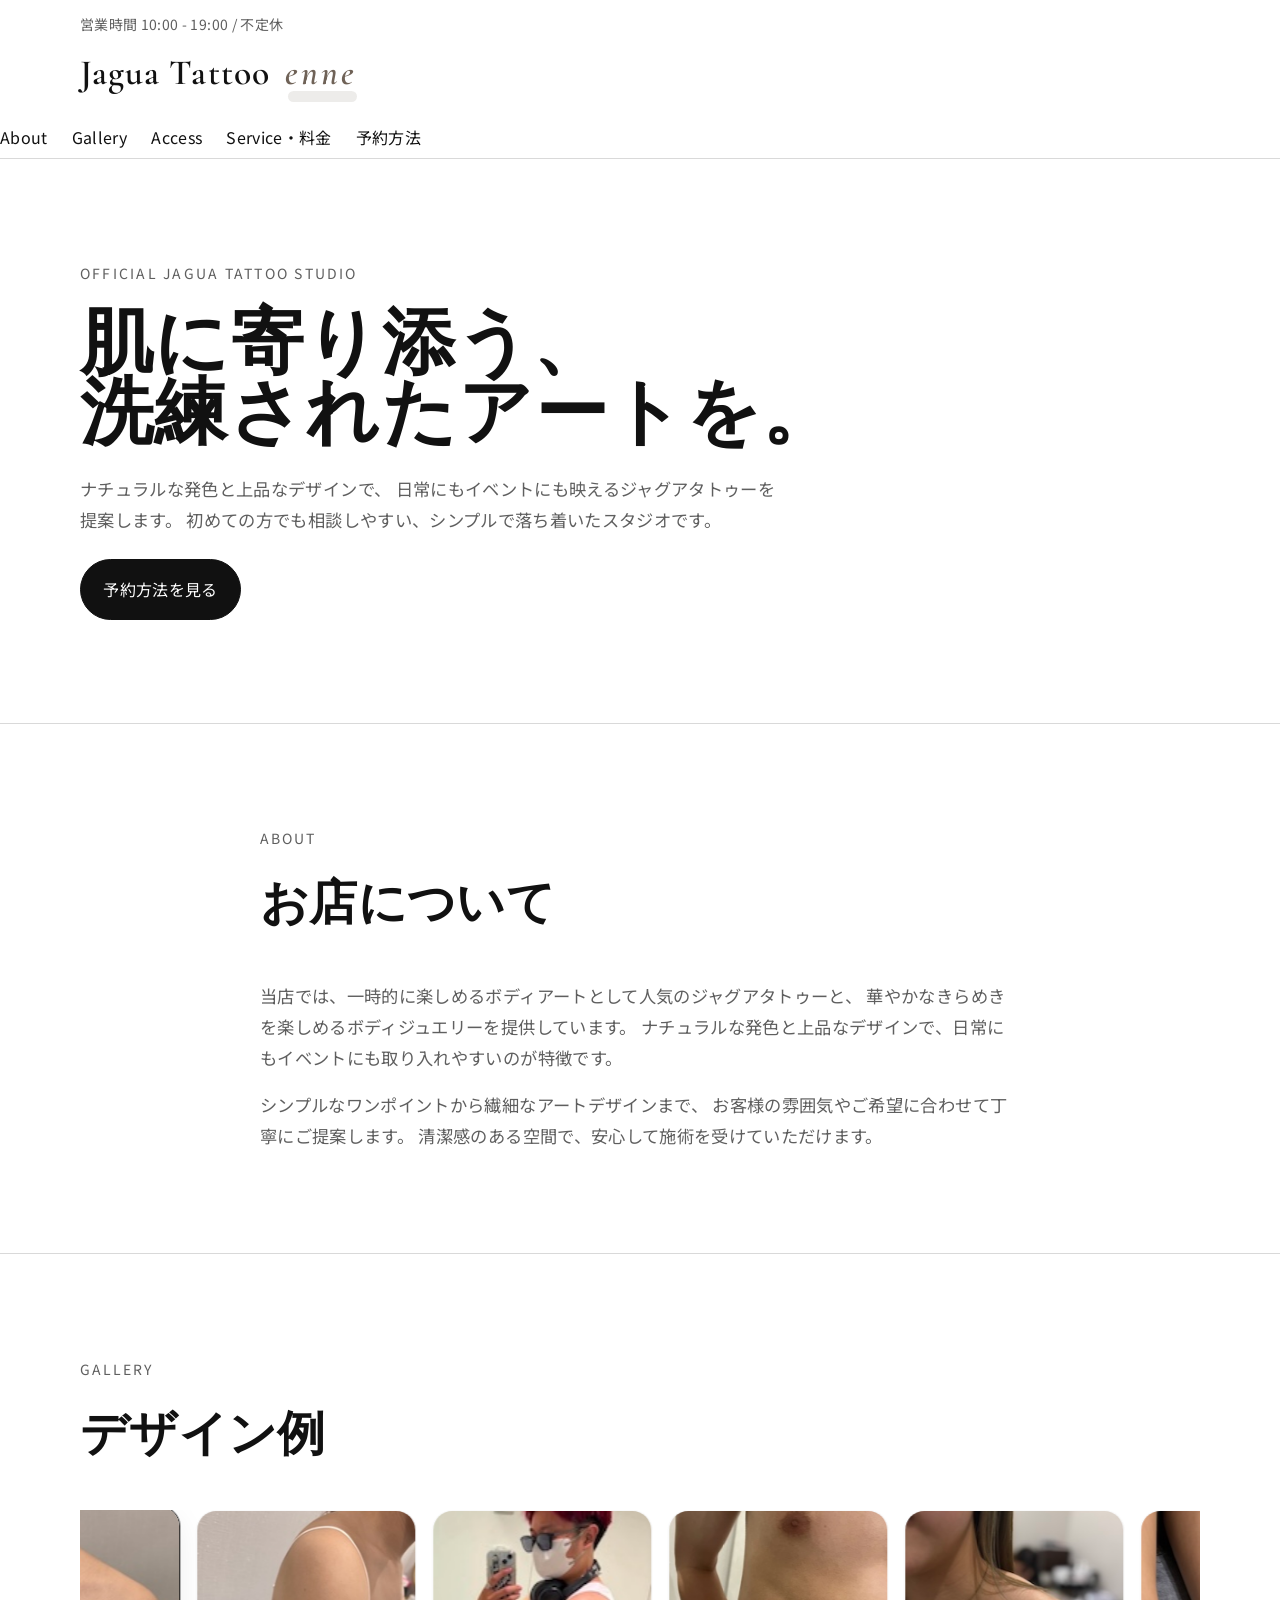
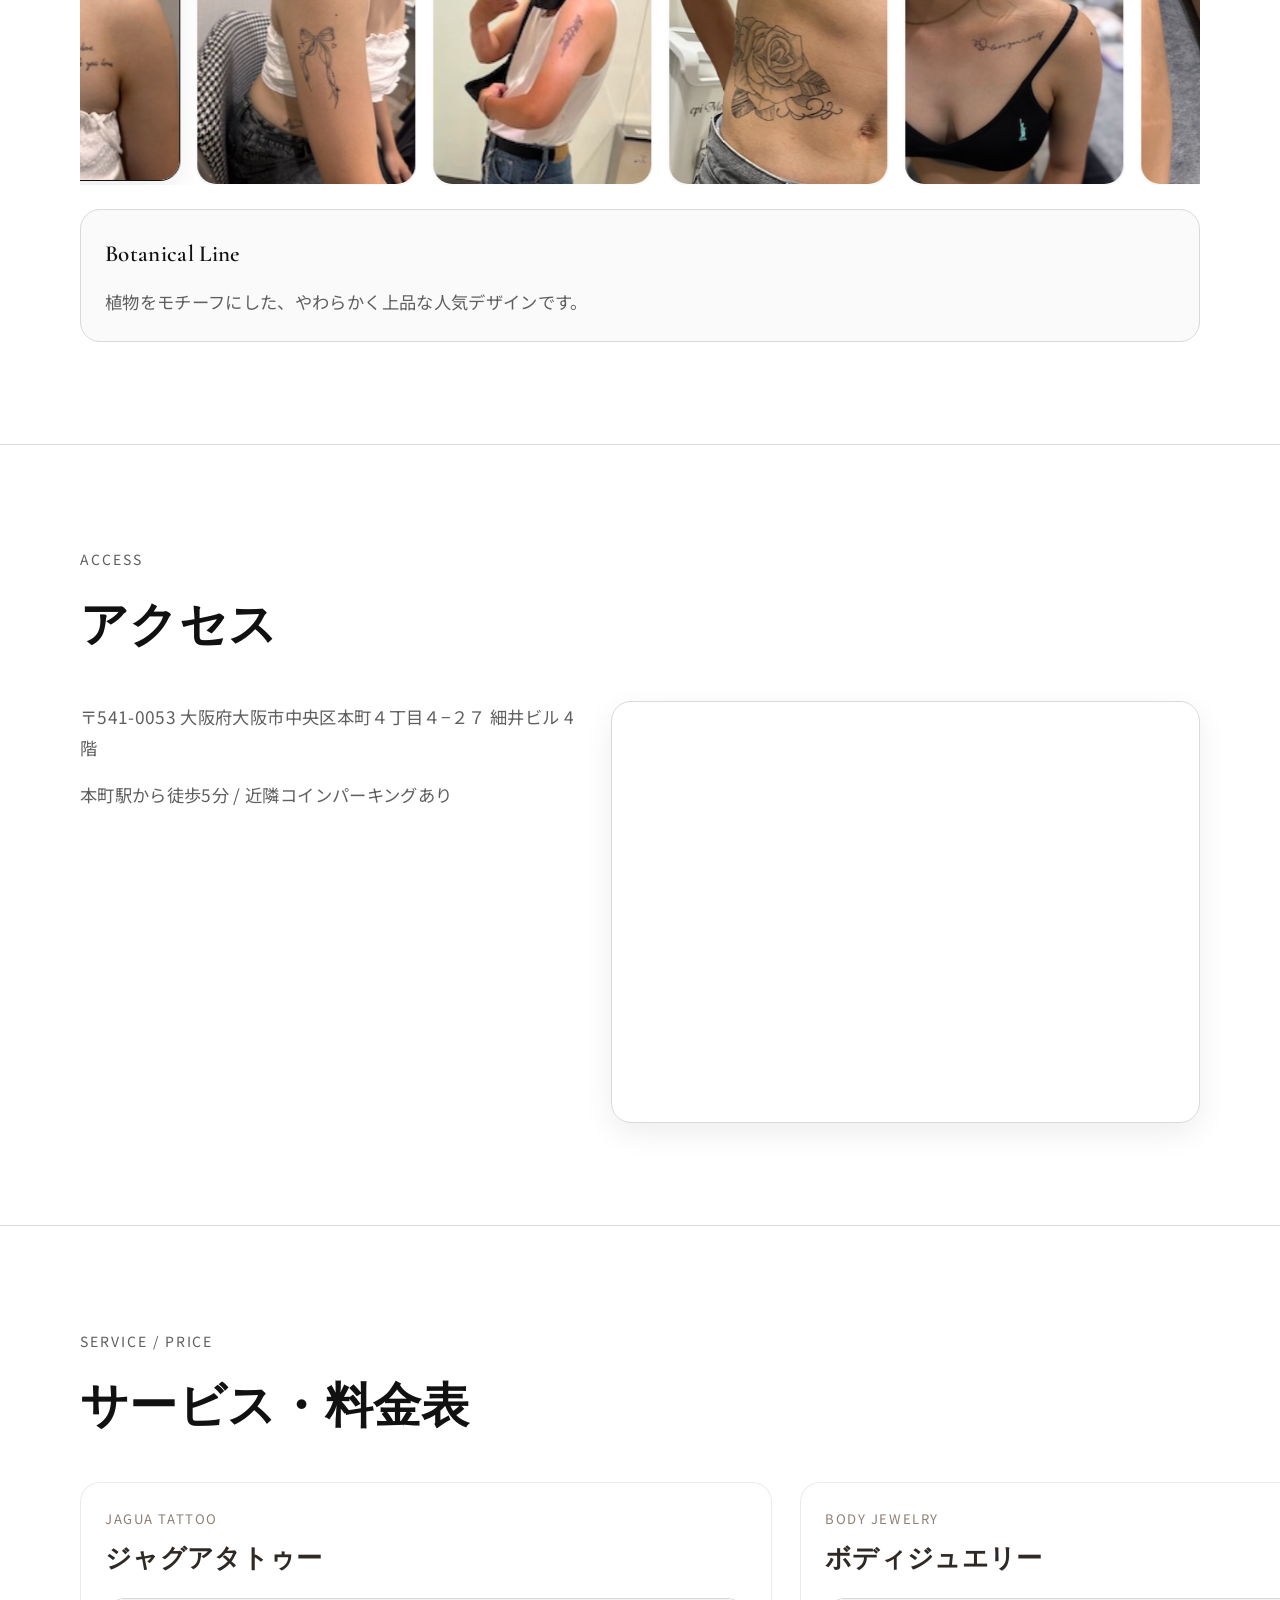
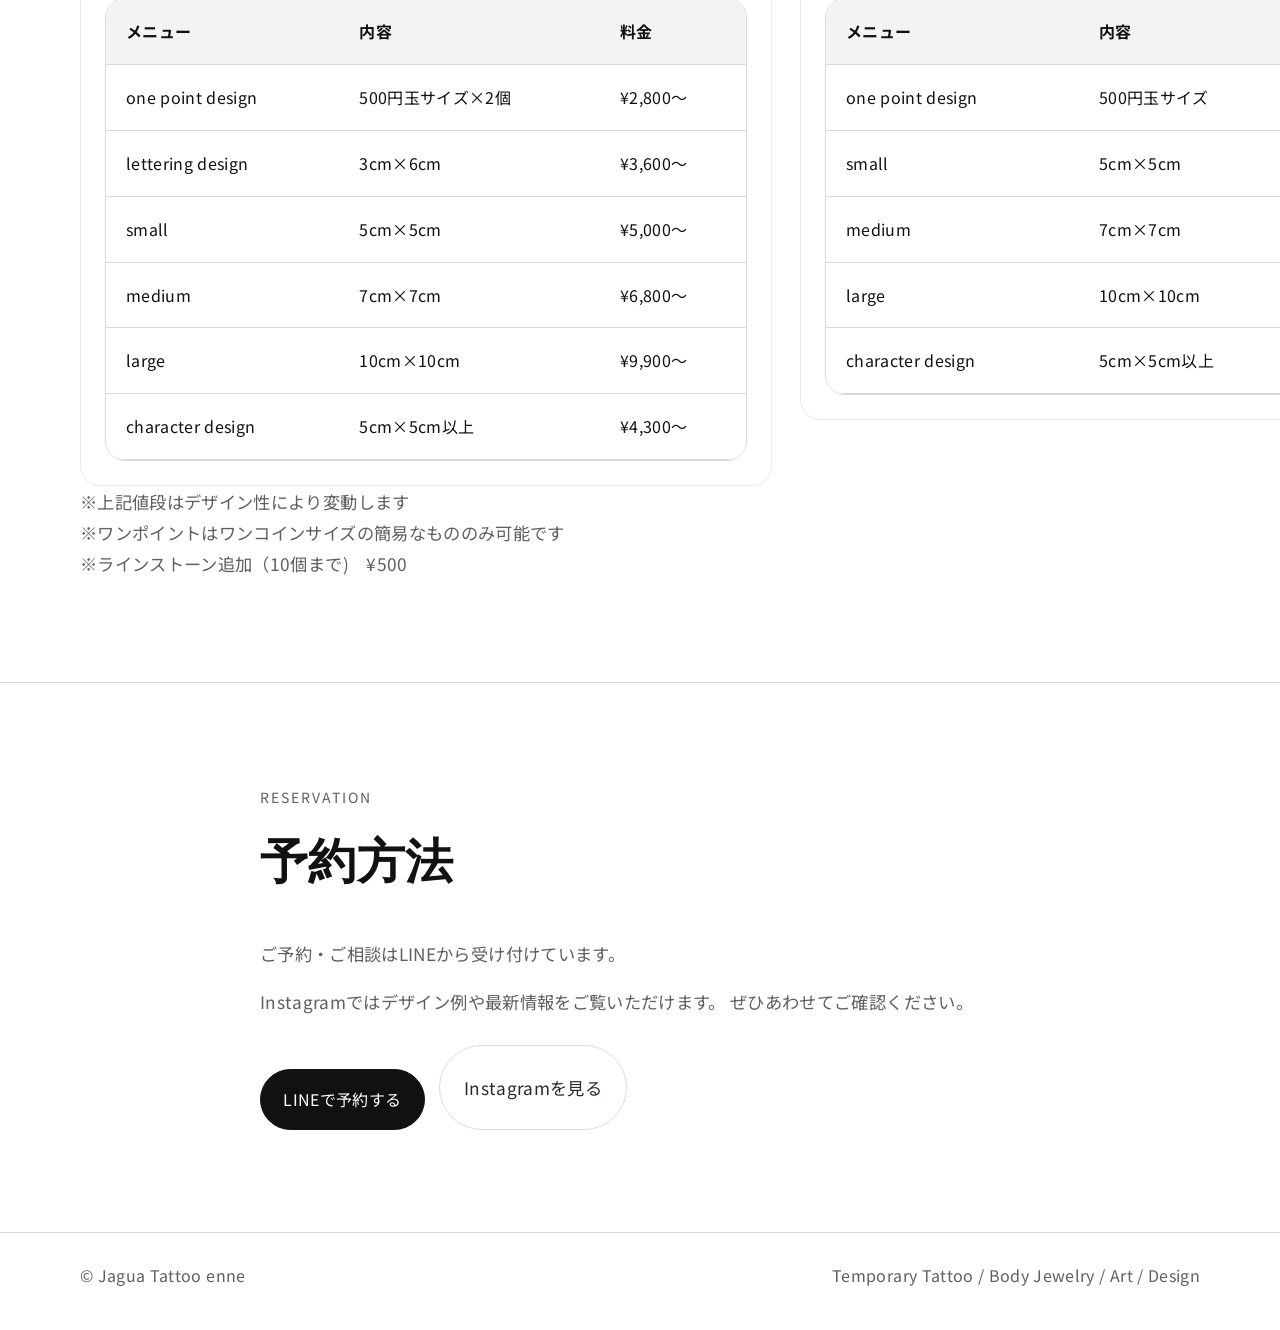
<file: index.html>
<!DOCTYPE html>
<html lang="ja">
<head>
  <meta charset="UTF-8" />
  <meta name="viewport" content="width=device-width, initial-scale=1.0" />
  <title>Jagua Tattoo enne | Official</title>
  <meta
    name="description"
    content="ジャグアタトゥーとボディジュエリーを紹介する、見やすく洗練されたレスポンシブWebサイトです。"
  />

  <link rel="preconnect" href="https://fonts.googleapis.com" />
  <link rel="preconnect" href="https://fonts.gstatic.com" crossorigin />
  <link
    href="https://fonts.googleapis.com/css2?family=Cormorant+Garamond:wght@500;600;700&family=Noto+Sans+JP:wght@400;500;700&display=swap"
    rel="stylesheet"
  />

  <link rel="stylesheet" href="assets/css/style.css" />
  <script defer src="assets/js/main.js"></script>
</head>
  <!-- Google tag (gtag.js) -->
<script async src="https://www.googletagmanager.com/gtag/js?id=G-FNE4WFN8LF"></script>
<script>
  window.dataLayer = window.dataLayer || [];
  function gtag(){dataLayer.push(arguments);}
  gtag('js', new Date());

  gtag('config', 'G-FNE4WFN8LF');
</script>
<body>
  <a href="#main" class="skip-link">本文へ移動</a>

  <header class="site-header">
    <div class="header-inner">
      <div class="site-brand">
        <p class="site-time">営業時間 10:00 - 19:00 / 不定休</p>
        <h1 class="site-title">
          Jagua Tattoo <span class="site-title-accent">enne</span>
        </h1>
      </div>

      <button
        class="menu-toggle"
        id="menuToggle"
        aria-label="メニューを開く"
        aria-expanded="false"
        aria-controls="siteMenu"
        type="button"
      >
        <span></span>
        <span></span>
        <span></span>
      </button>
    </div>

    <nav class="site-menu" id="siteMenu" aria-label="ページ内メニュー">
      <ul>
        <li><a href="#about">About</a></li>
        <li><a href="#gallery">Gallery</a></li>
        <li><a href="#access">Access</a></li>
        <li><a href="#service">Service・料金</a></li>
        <li><a href="#reserve">予約方法</a></li>
      </ul>
    </nav>
  </header>

  <main id="main">
    <section class="hero section reveal-target">
      <div class="container hero-layout">
        <p class="hero-label">Official Jagua Tattoo Studio</p>
        <h2 class="hero-title">
          肌に寄り添う、<br />
          洗練されたアートを。
        </h2>
        <p class="hero-text">
          ナチュラルな発色と上品なデザインで、
          日常にもイベントにも映えるジャグアタトゥーを提案します。
          初めての方でも相談しやすい、シンプルで落ち着いたスタジオです。
        </p>
        <a href="#reserve" class="button-primary">予約方法を見る</a>
      </div>
    </section>

    <section id="about" class="section section-lined reveal-target">
      <div class="container narrow">
        <div class="section-head">
          <p class="section-label">About</p>
          <h2>お店について</h2>
        </div>

        <div class="text-stack">
          <p>
            当店では、一時的に楽しめるボディアートとして人気のジャグアタトゥーと、
            華やかなきらめきを楽しめるボディジュエリーを提供しています。
            ナチュラルな発色と上品なデザインで、日常にもイベントにも取り入れやすいのが特徴です。
          </p>
          <p>
            シンプルなワンポイントから繊細なアートデザインまで、
            お客様の雰囲気やご希望に合わせて丁寧にご提案します。
            清潔感のある空間で、安心して施術を受けていただけます。
          </p>
        </div>
      </div>
    </section>

    <section id="gallery" class="section section-lined gallery-section">
      <div class="container reveal-target">
        <div class="section-head">
          <p class="section-label">Gallery</p>
          <h2>デザイン例</h2>
        </div>

        <div class="gallery-marquee" id="galleryMarquee">
          <div class="gallery-track" id="galleryTrack">
            <button class="gallery-card is-active" type="button" data-title="Botanical Line" data-desc="植物をモチーフにした、やわらかく上品な人気デザインです。">
              <img src="./assets/images/IMG_2124.JPG" alt="植物モチーフのジャグアタトゥーデザイン" loading="lazy" width="640" height="760" />
            </button>

            <button class="gallery-card" type="button" data-title="Minimal Symbol" data-desc="小さめで取り入れやすい、ミニマルなシンボルデザインです。">
              <img src="./assets/images/IMG_2125.JPG" alt="ミニマルなシンボルのジャグアタトゥーデザイン" loading="lazy" width="640" height="760" />
            </button>

            <button class="gallery-card" type="button" data-title="Flower Accent" data-desc="花を主役にした華やかなデザインで、やさしい印象に仕上がります。">
              <img src="./assets/images/IMG_2126.JPG" alt="花をモチーフにしたジャグアタトゥーデザイン" loading="lazy" width="640" height="760" />
            </button>

            <button class="gallery-card" type="button" data-title="Script Art" data-desc="文字や言葉を活かした、記念日にも人気のスタイルです。">
              <img src="./assets/images/IMG_2127.JPG" alt="文字を使ったジャグアタトゥーデザイン" loading="lazy" width="640" height="760" />
            </button>

            <button class="gallery-card" type="button" data-title="Modern Pattern" data-desc="直線と曲線を組み合わせた、個性のあるモダンなアートです。">
              <img src="./assets/images/IMG_2128.JPG" alt="モダンパターンのジャグアタトゥーデザイン" loading="lazy" width="640" height="760" />
            </button>

            <button class="gallery-card" type="button" data-title="Botanical Line" data-desc="植物をモチーフにした、やわらかく上品な人気デザインです。">
              <img src="./assets/images/IMG_2129.JPG" alt="" loading="lazy" width="640" height="760" />
            </button>

            <button class="gallery-card" type="button" data-title="Minimal Symbol" data-desc="小さめで取り入れやすい、ミニマルなシンボルデザインです。">
              <img src="./assets/images/IMG_2130.JPG" alt="" loading="lazy" width="640" height="760" />
            </button>

            <button class="gallery-card" type="button" data-title="Flower Accent" data-desc="花を主役にした華やかなデザインで、やさしい印象に仕上がります。">
              <img src="./assets/images/IMG_2131.JPG" alt="" loading="lazy" width="640" height="760" />
            </button>

            <button class="gallery-card" type="button" data-title="Script Art" data-desc="文字や言葉を活かした、記念日にも人気のスタイルです。">
              <img src="./assets/images/IMG_2132.JPG" alt="" loading="lazy" width="640" height="760" />
            </button>

            <button class="gallery-card" type="button" data-title="Modern Pattern" data-desc="直線と曲線を組み合わせた、個性のあるモダンなアートです。">
              <img src="./assets/images/IMG_2133.JPG" alt="" loading="lazy" width="640" height="760" />
            </button>

            <button class="gallery-card" type="button" data-title="Botanical Line" data-desc="植物をモチーフにした、やわらかく上品な人気デザインです。">
              <img src="./assets/images/IMG_2134.JPG" alt="植物モチーフのジャグアタトゥーデザイン" loading="lazy" width="640" height="760" />
            </button>

            <button class="gallery-card" type="button" data-title="Botanical Line" data-desc="植物をモチーフにした、やわらかく上品な人気デザインです。">
              <img src="./assets/images/IMG_2135.JPG" alt="植物モチーフのジャグアタトゥーデザイン" loading="lazy" width="640" height="760" />
            </button>

            <button class="gallery-card" type="button" data-title="Botanical Line" data-desc="植物をモチーフにした、やわらかく上品な人気デザインです。">
              <img src="./assets/images/IMG_2136.JPG" alt="植物モチーフのジャグアタトゥーデザイン" loading="lazy" width="640" height="760" />
            </button>

            <button class="gallery-card" type="button" data-title="Botanical Line" data-desc="植物をモチーフにした、やわらかく上品な人気デザインです。">
              <img src="./assets/images/IMG_2137.JPG" alt="植物モチーフのジャグアタトゥーデザイン" loading="lazy" width="640" height="760" />
            </button>
          </div>
        </div>

        <div class="gallery-info" id="galleryInfo" aria-live="polite">
          <h3>Botanical Line</h3>
          <p>植物をモチーフにした、やわらかく上品な人気デザインです。</p>
        </div>
      </div>
    </section>

    <section id="access" class="section section-lined reveal-target">
      <div class="container">
        <div class="section-head">
          <p class="section-label">Access</p>
          <h2>アクセス</h2>
        </div>

        <div class="access-grid">
          <div class="text-stack">
            <p>
              〒541-0053 大阪府大阪市中央区本町４丁目４−２７ 細井ビル 4階
            </p>
            <p>
              本町駅から徒歩5分 / 近隣コインパーキングあり
            </p>
          </div>

          <div class="map-box">
           <iframe src="https://www.google.com/maps/embed?pb=!1m18!1m12!1m3!1d3280.861142392253!2d135.49649127734418!3d34.683453872925696!2m3!1f0!2f0!3f0!3m2!1i1024!2i768!4f13.1!3m3!1m2!1s0x6000e7979c01f0a5%3A0xc18e5393a4e0422d!2z44Ko44K544OG44K144Ot44OzYXJjaGFuZ2Uo44Ki44Or44Kr44Oz44K444OlKQ!5e0!3m2!1sja!2sjp!4v1786636940219!5m2!1sja!2sjp" width="600" height="450" style="border:0;" allowfullscreen="" loading="lazy" referrerpolicy="strict-origin-when-cross-origin"></iframe>
          </div>
        </div>
      </div>
    </section>

    <section id="service" class="section section-lined reveal-target">
      <div class="container">
        <div class="section-head">
          <p class="section-label">Service / Price</p>
          <h2>サービス・料金表</h2>
        </div>

        <div class="service-price-layout">
          <article class="price-panel">
            <div class="price-panel-head">
              <p class="price-panel-label">Jagua Tattoo</p>
              <h3>ジャグアタトゥー</h3>
            </div>

            <div class="price-box">
              <table class="price-table">
                <thead>
                  <tr>
                    <th>メニュー</th>
                    <th>内容</th>
                    <th>料金</th>
                  </tr>
                </thead>
                <tbody>
                  <tr>
                    <td>one point design</td>
                    <td>500円玉サイズ×2個</td>
                    <td>¥2,800〜</td>
                  </tr>
                  <tr>
                    <td>lettering design</td>
                    <td>3cm×6cm</td>
                    <td>¥3,600〜</td>
                  </tr>
                  <tr>
                    <td>small</td>
                    <td>5cm×5cm</td>
                    <td>¥5,000〜</td>
                  </tr>
                  <tr>
                    <td>medium</td>
                    <td>7cm×7cm</td>
                    <td>¥6,800〜</td>
                  </tr>
                  <tr>
                    <td>large</td>
                    <td>10cm×10cm</td>
                    <td>¥9,900〜</td>
                  </tr>
                  <tr>
                    <td>character design</td>
                    <td>5cm×5cm以上</td>
                    <td>¥4,300〜</td>
                  </tr>
                </tbody>
              </table>
            </div>
          </article>

          <article class="price-panel">
            <div class="price-panel-head">
              <p class="price-panel-label">Body Jewelry</p>
              <h3>ボディジュエリー</h3>
            </div>

            <div class="price-box">
              <table class="price-table">
                <thead>
                  <tr>
                    <th>メニュー</th>
                    <th>内容</th>
                    <th>料金</th>
                  </tr>
                </thead>
                <tbody>
                  <tr>
                    <td>one point design</td>
                    <td>500円玉サイズ</td>
                    <td>¥2,800〜</td>
                  </tr>
                 <td>small</td>
                    <td>5cm×5cm</td>
                    <td>¥3,800〜</td>
                  </tr>
                  <tr>
                    <td>medium</td>
                    <td>7cm×7cm</td>
                    <td>¥4,800〜</td>
                  </tr>
                  <tr>
                    <td>large</td>
                    <td>10cm×10cm</td>
                    <td>¥6,800〜</td>
                  </tr>
                  <tr>
                    <td>character design</td>
                    <td>5cm×5cm以上</td>
                    <td>¥5,300〜</td>
                  </tr>
                </tbody>
              </table>
            </div>
          </article>
        </div>

        <p class="table-note">
          ※上記値段はデザイン性により変動します<br>
          ※ワンポイントはワンコインサイズの簡易なもののみ可能です<br>
          ※ラインストーン追加（10個まで)　¥500
        </p>
      </div>
    </section>

    <section id="reserve" class="section section-lined reserve-section reveal-target">
      <div class="container narrow">
        <div class="section-head">
          <p class="section-label">Reservation</p>
          <h2>予約方法</h2>
        </div>

        <div class="text-stack">
          <p>
            ご予約・ご相談はLINEから受け付けています。
          </p>
          <p>
            Instagramではデザイン例や最新情報をご覧いただけます。
            ぜひあわせてご確認ください。
          </p>
        </div>

        <div class="reserve-links">
          <a
            href="https://lin.ee/90ZVLeY"
            target="_blank"
            rel="noopener noreferrer"
            class="button-primary"
          >
            LINEで予約する
          </a>

          <a
            href="https://www.instagram.com/jaguatattoo_enne?igsh=NDBwMWxlZjY5dGJp&utm_source=qr"
            target="_blank"
            rel="noopener noreferrer"
            class="button-secondary"
          >
            Instagramを見る
          </a>
        </div>
      </div>
    </section>
  </main>

  <footer class="site-footer">
    <div class="container footer-inner">
      <p>© Jagua Tattoo enne</p>
      <p>Temporary Tattoo / Body Jewelry / Art / Design</p>
    </div>
  </footer>
</body>
</html>
</file>
<file: assets/css/style.css>
:root {
  --bg: #ffffff;
  --surface: #fafafa;
  --surface-2: #f3f3f3;
  --text: #111111;
  --muted: #5f5f5f;
  --border: #d9d9d9;

  --font-display: "Cormorant Garamond", serif;
  --font-body: "Noto Sans JP", sans-serif;

  --text-xs: clamp(0.75rem, 0.72rem + 0.2vw, 0.875rem);
  --text-sm: clamp(0.92rem, 0.88rem + 0.2vw, 1rem);
  --text-base: clamp(1rem, 0.96rem + 0.18vw, 1.08rem);
  --text-lg: clamp(1.2rem, 1.08rem + 0.45vw, 1.5rem);
  --text-xl: clamp(2rem, 1.55rem + 1.8vw, 3rem);
  --text-hero: clamp(2.8rem, 2rem + 3.2vw, 5.2rem);

  --space-2: 0.5rem;
  --space-3: 0.75rem;
  --space-4: 1rem;
  --space-6: 1.5rem;
  --space-8: 2rem;
  --space-10: 2.5rem;
  --space-16: 4rem;

  --radius-lg: 1.25rem;
  --radius-full: 9999px;

  --shadow-sm: 0 1px 2px rgba(0, 0, 0, 0.05);
  --shadow-md: 0 10px 30px rgba(0, 0, 0, 0.07);

  --container: 1120px;
  --container-narrow: 760px;
  --header-offset: 110px;
}

*,
*::before,
*::after {
  box-sizing: border-box;
}

html {
  scroll-behavior: smooth;
  scroll-padding-top: var(--header-offset);
}

body {
  margin: 0;
  min-height: 100vh;
  font-family: var(--font-body);
  font-size: var(--text-base);
  line-height: 1.8;
  color: var(--text);
  background: var(--bg);
  letter-spacing: 0.02em;
}

img,
iframe {
  display: block;
  max-width: 100%;
}

a {
  color: inherit;
  text-decoration: none;
}

button {
  font: inherit;
  color: inherit;
  cursor: pointer;
  background: none;
  border: none;
}

h1,
h2,
h3,
p {
  margin: 0;
}

.skip-link {
  position: absolute;
  left: -9999px;
  top: auto;
}

.skip-link:focus {
  left: 16px;
  top: 16px;
  z-index: 2000;
  background: #fff;
  color: #111;
  border: 1px solid #111;
  padding: 10px 14px;
}

.container {
  width: min(var(--container), calc(100% - 32px));
  margin: 0 auto;
}

.narrow {
  width: min(var(--container-narrow), 100%);
}

.section {
  padding: clamp(64px, 8vw, 112px) 0;
}

.section-lined {
  border-top: 1px solid var(--border);
}

.section-head {
  margin-bottom: var(--space-8);
}

.section-label {
  margin-bottom: 10px;
  font-size: var(--text-xs);
  color: var(--muted);
  text-transform: uppercase;
  letter-spacing: 0.14em;
}

.section-head h2 {
  font-family: var(--font-display);
  font-size: var(--text-xl);
  font-weight: 600;
}

.text-stack {
  display: grid;
  gap: var(--space-4);
}

.section-intro,
.table-note,
.site-time,
.hero-text,
.text-stack p,
.footer-inner {
  color: var(--muted);
}

.site-header {
  position: sticky;
  top: 0;
  z-index: 1000;
  background: rgba(255, 255, 255, 0.92);
  backdrop-filter: blur(12px);
  border-bottom: 1px solid var(--border);
}

.header-inner {
  width: min(var(--container), calc(100% - 32px));
  margin: 0 auto;
  min-height: 88px;
  display: flex;
  align-items: center;
  justify-content: space-between;
  gap: var(--space-4);
  padding: var(--space-3) 0;
}

.site-time {
  margin-bottom: 4px;
  font-size: var(--text-xs);
}

.site-title {
  font-family: var(--font-display);
  font-size: clamp(1.85rem, 1.5rem + 0.9vw, 2.8rem);
  font-weight: 600;
  letter-spacing: 0.03em;
}

.menu-toggle {
  width: 52px;
  height: 52px;
  border: 1px solid var(--border);
  border-radius: var(--radius-full);
  background: #fff;
  display: inline-flex;
  flex-direction: column;
  justify-content: center;
  align-items: center;
  gap: 6px;
  flex-shrink: 0;
  display: none;
}

.menu-toggle span {
  display: block;
  width: 22px;
  height: 1.5px;
  background: #111;
  transition: transform 0.28s ease, opacity 0.28s ease;
}

.menu-toggle.is-open span:nth-child(1) {
  transform: translateY(7.5px) rotate(45deg);
}

.menu-toggle.is-open span:nth-child(2) {
  opacity: 0;
}

.menu-toggle.is-open span:nth-child(3) {
  transform: translateY(-7.5px) rotate(-45deg);
}

.site-menu {
  width: auto;
  margin: 0;
  max-height: none;
  overflow: visible;
}

.site-menu ul {
  list-style: none;
  margin: 0;
  padding: 0;
  display: flex;
  gap: var(--space-6);
  align-items: center;
}

.site-menu a {
  display: block;
  padding: 6px 0;
  border: none;
  font-size: var(--text-sm);
}

.hero-layout {
  display: grid;
  gap: var(--space-6);
}

.hero-label {
  font-size: var(--text-xs);
  text-transform: uppercase;
  letter-spacing: 0.16em;
  color: var(--muted);
}

.hero-title {
  font-family: var(--font-display);
  font-size: var(--text-hero);
  font-weight: 600;
  line-height: 0.95;
  letter-spacing: 0.02em;
}

.hero-text {
  max-width: 44rem;
}

.button-primary {
  display: inline-flex;
  align-items: center;
  justify-content: center;
  min-height: 48px;
  width: fit-content;
  padding: 0.95rem 1.4rem;
  border-radius: var(--radius-full);
  border: 1px solid #111;
  background: #111;
  color: #fff;
  font-size: var(--text-sm);
  transition: transform 0.2s ease, opacity 0.2s ease;
}

.button-primary:hover {
  opacity: 0.88;
  transform: translateY(-2px);
}

.gallery-section {
  overflow: hidden;
}

.gallery-marquee {
  position: relative;
  overflow: hidden;
  margin-bottom: var(--space-6);
  cursor: grab;
  user-select: none;
  touch-action: pan-y;
}

.gallery-marquee.is-dragging {
  cursor: grabbing;
}

.gallery-track {
  display: flex;
  gap: 16px;
  width: max-content;
  will-change: transform;
}

.gallery-card {
  width: clamp(152px, 18vw, 220px);
  aspect-ratio: 4 / 5;
  flex-shrink: 0;
  padding: 0;
  overflow: hidden;
  border-radius: var(--radius-lg);
  border: 1px solid transparent;
  background: var(--surface);
  box-shadow: var(--shadow-sm);
  transition: transform 0.25s ease, border-color 0.25s ease, box-shadow 0.25s ease;
}

.gallery-card img {
  width: 100%;
  height: 100%;
  object-fit: cover;
  pointer-events: none;
}

.gallery-card:hover,
.gallery-card.is-active {
  transform: translateY(-4px);
  border-color: #111;
  box-shadow: var(--shadow-md);
}

.gallery-info {
  padding: 24px;
  border: 1px solid var(--border);
  border-radius: var(--radius-lg);
  background: var(--surface);
}

.gallery-info h3 {
  margin-bottom: 10px;
  font-size: var(--text-lg);
  font-family: var(--font-display);
  font-weight: 600;
}

.gallery-info p {
  color: var(--muted);
}

.access-grid {
  display: grid;
  grid-template-columns: 1fr 1.18fr;
  gap: var(--space-8);
  align-items: start;
}

.map-box {
  overflow: hidden;
  border: 1px solid var(--border);
  border-radius: var(--radius-lg);
  box-shadow: var(--shadow-md);
}

.map-box iframe {
  width: 100%;
  height: 420px;
  border: 0;
}

.price-box {
  overflow-x: auto;
  border: 1px solid var(--border);
  border-radius: var(--radius-lg);
}

.price-table {
  min-width: 640px;
  width: 100%;
  border-collapse: collapse;
  background: #fff;
}

.price-table th,
.price-table td {
  padding: 18px 20px;
  text-align: left;
  border-bottom: 1px solid var(--border);
  font-size: var(--text-sm);
}

.price-table th {
  background: var(--surface-2);
  font-weight: 700;
}

.reserve-section .button-primary {
  margin-top: var(--space-6);
}

.site-footer {
  border-top: 1px solid var(--border);
  padding: 28px 0 40px;
}

.footer-inner {
  display: flex;
  justify-content: space-between;
  gap: var(--space-4);
  flex-wrap: wrap;
  font-size: var(--text-sm);
}

.reveal-target {
  opacity: 1;
  transform: none;
}

.reveal-target.reveal-prepared {
  opacity: 0;
  transform: translateY(28px);
  transition: opacity 0.8s ease, transform 0.8s ease;
}

.reveal-target.reveal-prepared.is-visible {
  opacity: 1;
  transform: translateY(0);
}

@media (max-width: 900px) {
  .menu-toggle {
    display: inline-flex;
  }

  .site-menu {
    width: min(var(--container), calc(100% - 32px));
    margin: 0 auto;
    max-height: 0;
    overflow: hidden;
    transition: max-height 0.3s ease;
  }

  .site-menu.is-open {
    max-height: 320px;
  }

  .site-menu ul {
    flex-direction: column;
    gap: 8px;
    padding: 0 0 16px;
    align-items: stretch;
  }

  .site-menu a {
    border-bottom: 1px solid var(--border);
  }

  .access-grid {
    grid-template-columns: 1fr;
  }

  .map-box iframe {
    height: 360px;
  }

  .gallery-card {
    width: clamp(150px, 28vw, 200px);
  }
}

@media (max-width: 640px) {
  :root {
    --header-offset: 100px;
  }

  .header-inner {
    min-height: 82px;
  }

  .site-title {
    font-size: 1.9rem;
  }

  .hero-title {
    line-height: 1.02;
  }

  .gallery-card {
    width: clamp(148px, 42vw, 180px);
  }

  .gallery-info {
    padding: 18px;
  }

  .button-primary {
    width: 100%;
  }

  .price-table {
    min-width: 560px;
  }
}

@media (prefers-reduced-motion: reduce) {
  html {
    scroll-behavior: auto;
  }

  .reveal-target,
  .reveal-target.reveal-prepared,
  .reveal-target.reveal-prepared.is-visible {
    opacity: 1;
    transform: none;
    transition: none;
  }

  .menu-toggle span,
  .gallery-card,
  .button-primary,
  .site-menu {
    transition: none;
  }
}

.site-title-accent {
  display: inline-block;
  margin-left: 0.18em;
  font-style: italic;
  letter-spacing: 0.08em;
  color: #6f6257;
  position: relative;
}

.site-title-accent::after {
  content: "";
  position: absolute;
  left: 0.08em;
  right: 0;
  bottom: 0.08em;
  height: 0.32em;
  background: rgba(111, 98, 87, 0.12);
  z-index: -1;
  border-radius: 999px;
}

.service-price-layout {
  display: grid;
  grid-template-columns: 1fr;
  gap: 28px;
  margin-top: 12px;
}

.price-panel {
  padding: 24px;
  border: 1px solid rgba(0, 0, 0, 0.08);
  background: rgba(255, 255, 255, 0.72);
  border-radius: 20px;
}

.price-panel-head {
  margin-bottom: 16px;
}

.price-panel-label {
  margin-bottom: 6px;
  font-size: 0.82rem;
  letter-spacing: 0.12em;
  text-transform: uppercase;
  color: #8c8177;
}

.price-panel h3 {
  font-family: "Cormorant Garamond", serif;
  font-size: clamp(1.5rem, 2vw, 2rem);
  font-weight: 600;
  color: #2f2925;
}

.reserve-links {
  display: flex;
  flex-wrap: wrap;
  gap: 14px;
  margin-top: 28px;
}

.button-secondary {
  display: inline-flex;
  align-items: center;
  justify-content: center;
  min-height: 48px;
  padding: 0 24px;
  border-radius: 999px;
  border: 1px solid rgba(47, 41, 37, 0.16);
  color: #2f2925;
  background: transparent;
  text-decoration: none;
  transition: all 0.3s ease;
}

.button-secondary:hover {
  background: rgba(47, 41, 37, 0.06);
  border-color: rgba(47, 41, 37, 0.28);
}

@media (min-width: 900px) {
  .service-price-layout {
    grid-template-columns: 1fr 1fr;
    align-items: start;
  }
}
</file>
